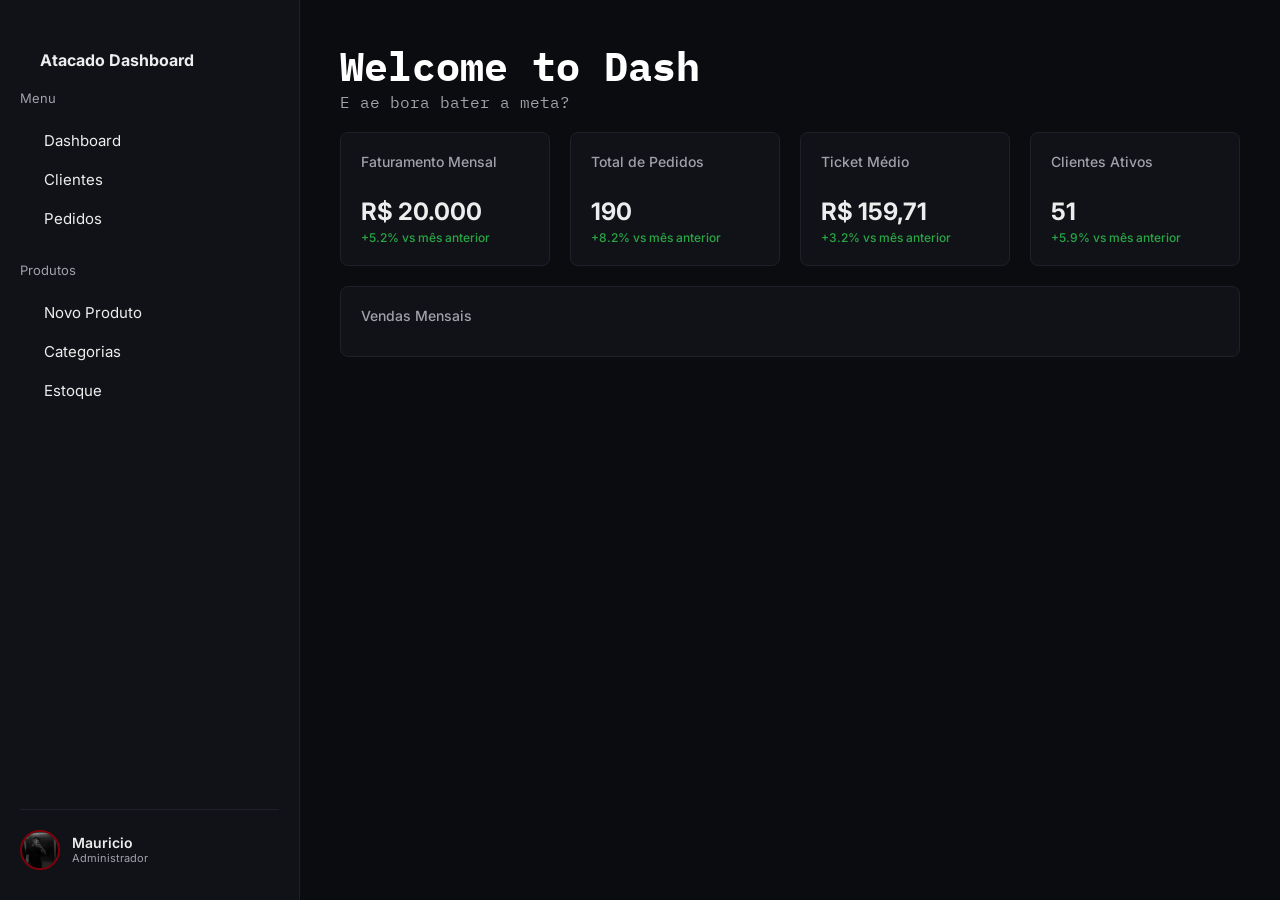
<file: index.html>
<!DOCTYPE html>
<html lang="pt-br">
<head>
    <meta charset="UTF-8">
    <meta name="viewport" content="width=device-width, initial-scale=1.0">
    
  <link rel='stylesheet' href='https://cdn-uicons.flaticon.com/2.1.0/uicons-regular-rounded/css/uicons-regular-rounded.css'>
    
    <link rel="stylesheet" href="/css/global.css">
    <link rel="stylesheet" href="/css/sidebar.css">
    <link rel="stylesheet" href="/css/dashboard.css">

    <script src="/js/main.js" defer></script>
    <title>Dashboard</title>
    
</head>
<body>
    <aside class="menu" id="sidebar-container">
        <div class="Logoo">
        <h1 class="Logo">Atacado Dashboard</h1>
        </div>
        <nav>
            <h3>Menu</h3>
            <ul>
            <li><a href="/index.html" target="_self"><i class="fi fi-rr-apps"></i>Dashboard</a></li>
            <li><a href="/pages/Clientes.html" target="_self"><i class="fi fi-rr-users"></i>Clientes</a></li>
            <li><a href="/pages/Pedidos.html" target="_self"><i class="fi fi-rr-shopping-cart">
            </i>Pedidos</a></li>
            </ul>
        </nav>
        <nav>
            <h3>Produtos</h3>
            <ul>
                <li><a href="/pages/Novo Produto.html" target="_self"><i class="fi fi-rr-add"></i>Novo Produto</a></li>
                <li><a href="/pages/Categorias.html" target="_self"><i class="fi fi-rr-book-open-cover"></i>Categorias</a></li>
                <li><a href="/pages/Estoque.html" target="_self"><i class="fi fi-rr-home-location-alt"></i>Estoque</a></li>
            </ul>
        </nav>
    </aside>
    
   <main>
        <header>
            <h2 class="title">Welcome to Dash</h2>
            <span>
                <p class="subtitle">E ae bora bater a meta?</p>
            </span>
        </header>

        <section class="cards-grid">
            <article class="card">
                <div class="card-header">
                    <span class="card-title">Faturamento Mensal</span>
                    <i class="fi fi-rr-dollar card-icon"></i>
                </div> <div class="card-body">
                    <span class="card-value">R$ 20.000</span>
                    <span class="card-status">+5.2% vs mês anterior</span>
                </div> </article> 
            
            <article class="card">
                <div class="card-header">
                    <span class="card-title">Total de Pedidos</span>
                    <i class="fi fi-rr-shopping-cart card-icon"></i>
                </div>
                <div class="card-body">
                    <span class="card-value">190</span>
                    <span class="card-status">+8.2% vs mês anterior</span> 
                </div>
            </article> 

            <article class="card">
                <div class="card-header">
                    <span class="card-title">Ticket Médio</span>
                    <i class="fi fi-rr-up card-icon"></i>
                </div>
                <div class="card-body">
                    <span class="card-value">R$ 159,71</span>
                    <span class="card-status">+3.2% vs mês anterior</span>
                </div>
            </article>  

            <article class="card">
                <div class="card-header">
                    <span class="card-title">Clientes Ativos</span>
                    <i class="fi fi-rr-users card-icon"></i>
                </div>
                <div class="card-body">
                    <span class="card-value">51</span>
                    <span class="card-status">+5.9% vs mês anterior</span>
                </div>
            </article>
        </section>
         
        <section class="card-grafico">
            <div class="card-header">
                <span class="card-title">Vendas Mensais</span>
                <i class="fi fi-rr-chart-bar card-icon"></i>
            </div>
            </section>
    </main>
</body>
</html>
</file>
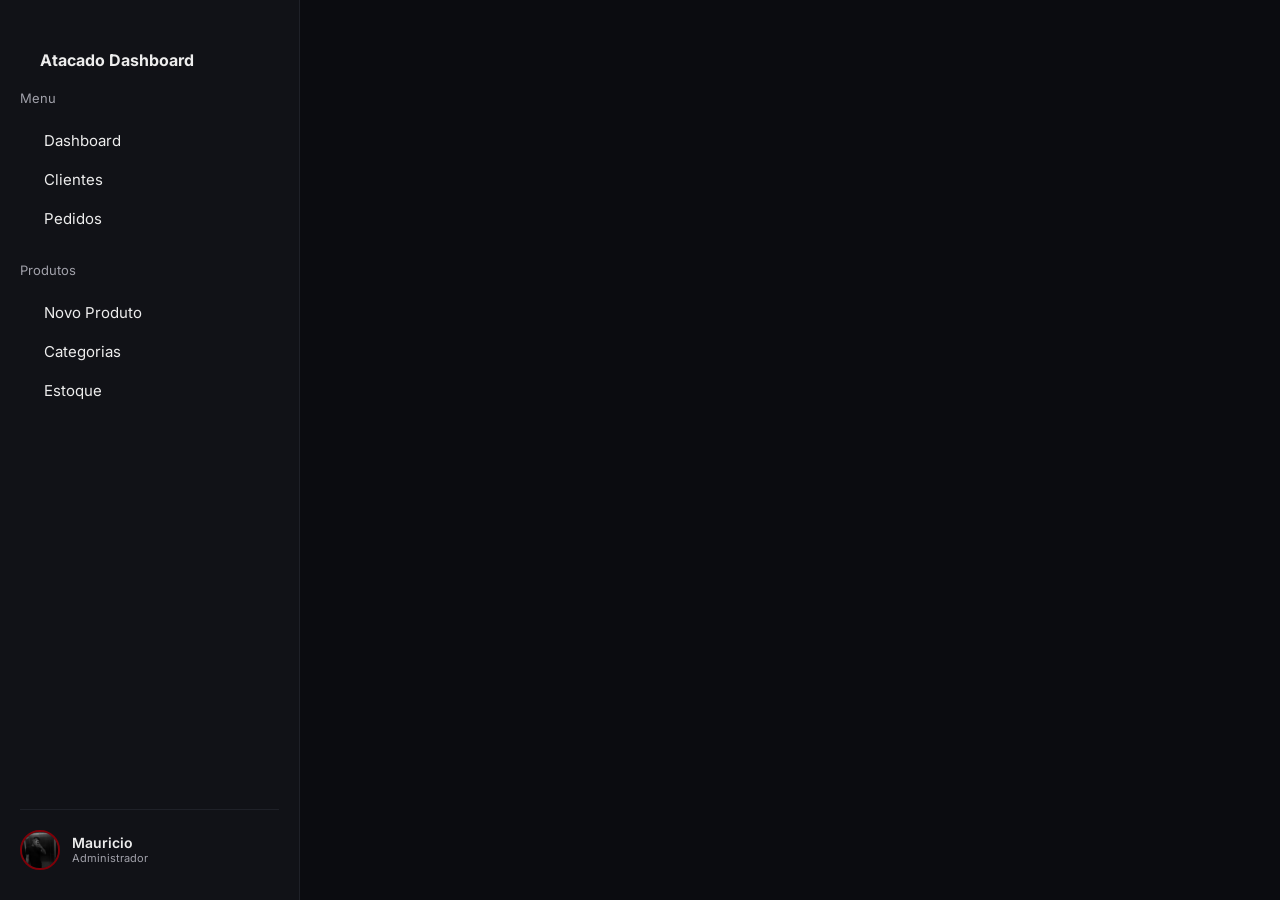
<file: pages/Categorias.html>
<!DOCTYPE html>
<html lang="pt-br">
<head>
    <meta charset="UTF-8">
    <meta name="viewport" content="width=device-width, initial-scale=1.0">
    <title>Categorias | Atacado Dashboard</title>
    <link rel='stylesheet' href='https://cdn-uicons.flaticon.com/2.1.0/uicons-regular-rounded/css/uicons-regular-rounded.css'>
    <link rel="stylesheet" href="/css/global.css">
    <link rel="stylesheet" href="/css/sidebar.css">
    <link rel="stylesheet" href="/css/dashboard.css">
</head>
<body>
    <aside id="sidebar-container" class="menu"></aside>

    <main>
        </main>

    <script src="/js/main.js"></script>
</body>
</html>
</file>
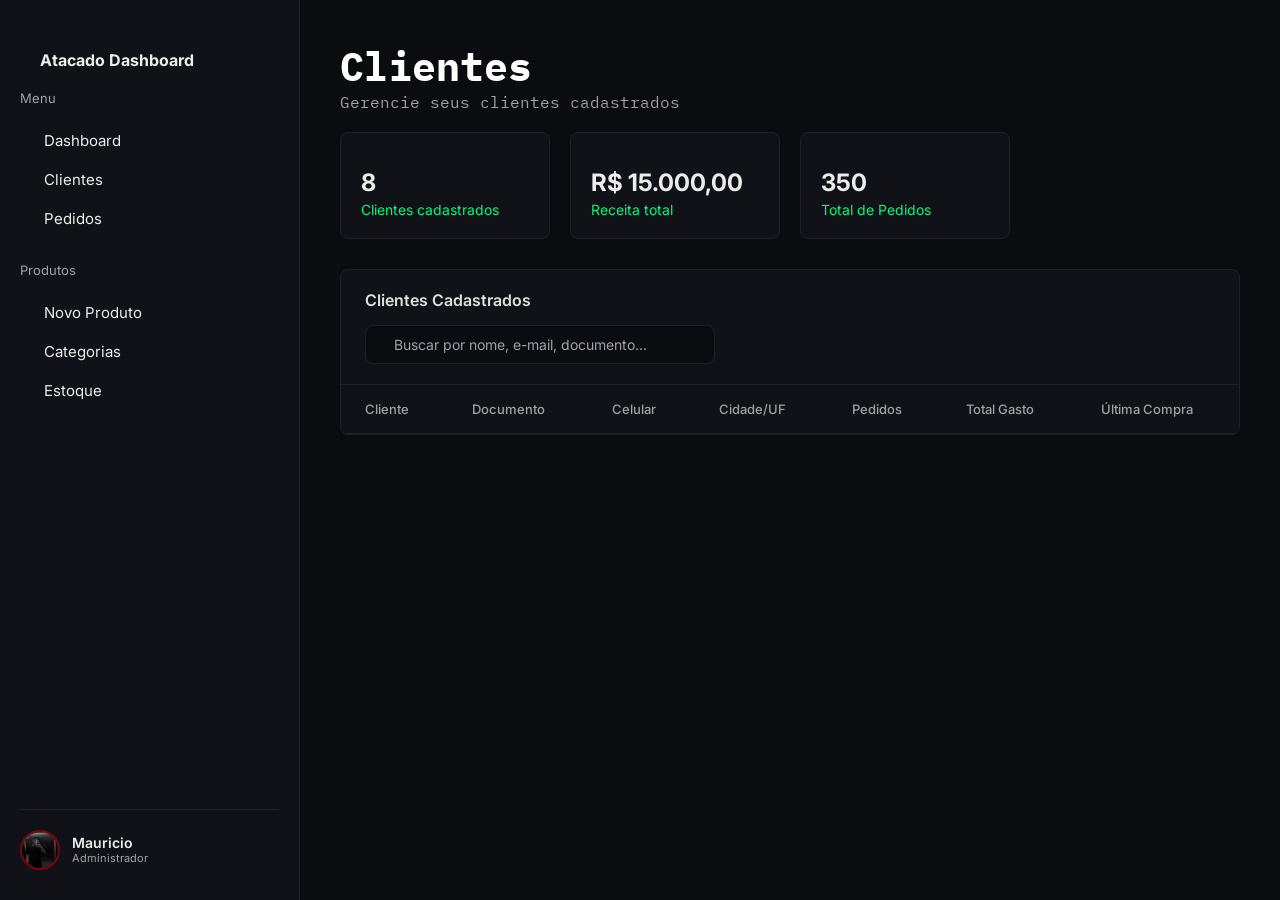
<file: pages/Clientes.html>
<!DOCTYPE html>
<html lang="pt-br">
<head>
    <meta charset="UTF-8">
    <meta name="viewport" content="width=device-width, initial-scale=1.0">
    <title> Clientes | Atacado Dashboard</title>
    <link rel='stylesheet' href='https://cdn-uicons.flaticon.com/2.1.0/uicons-regular-rounded/css/uicons-regular-rounded.css'>
    <link rel="stylesheet" href="/css/global.css">
    <link rel="stylesheet" href="/css/sidebar.css">
    <link rel="stylesheet" href="/css/dashboard.css">
    <link rel="stylesheet" href="/css/tabelas.css">
</head>
<body>
    <aside id="sidebar-container" class="menu"></aside>
    <main>
        <header>
            <h1 class="title">Clientes</h1>
            <p class="subtitle">Gerencie seus clientes cadastrados</p>
        </header>
        <section class="cards-grid">
            <article class="card">
                
                    <i class="fi fi-rr-users card-icon"></i>
                    <div class="card-body">
                        <span class="card-value">8</span>
                        <span class="card-description">Clientes cadastrados</span>
                    </div>
                
            </article>

            <article class="card">
                    <i class="fi fi-rr-dollar card-icon"></i>
                    <div class="card-body">
                        <span class="card-value">R$ 15.000,00</span>
                        <span class="card-description">Receita total</span>
                </div>
            </article>

             <article class="card">
            <i class="fi fi-rr-shopping-cart card-icon"></i>
            <div class="card-body">
                <span class="card-value">350</span>
                <span class="card-description">Total de Pedidos</span>
            </div>
        </article>

        </section>
       <div class="table-container">
    <div class="table-header" style="border-bottom: none; padding-bottom: 15px;">
        Clientes Cadastrados
    </div>
    
    <div class="table-actions">
        <div class="search-box">
            <i class="fi fi-rr-search"></i>
            <input type="text" placeholder="Buscar por nome, e-mail, documento...">
        </div>
        
        </div>
    <table>
        <thead>
            <table>
                <thead>
                    <tr>
                        <th>Cliente</th>
                        <th>Documento</th>
                        <th>Celular</th>
                        <th>Cidade/UF</th>
                        <th>Pedidos</th>
                        <th>Total Gasto</th>
                        <th>Última Compra</th>
                       
                    </tr>
                </thead>
            </table>
        </div>

    </main>

   

    <script src="/js/main.js"></script>
</body>
</html>
</file>
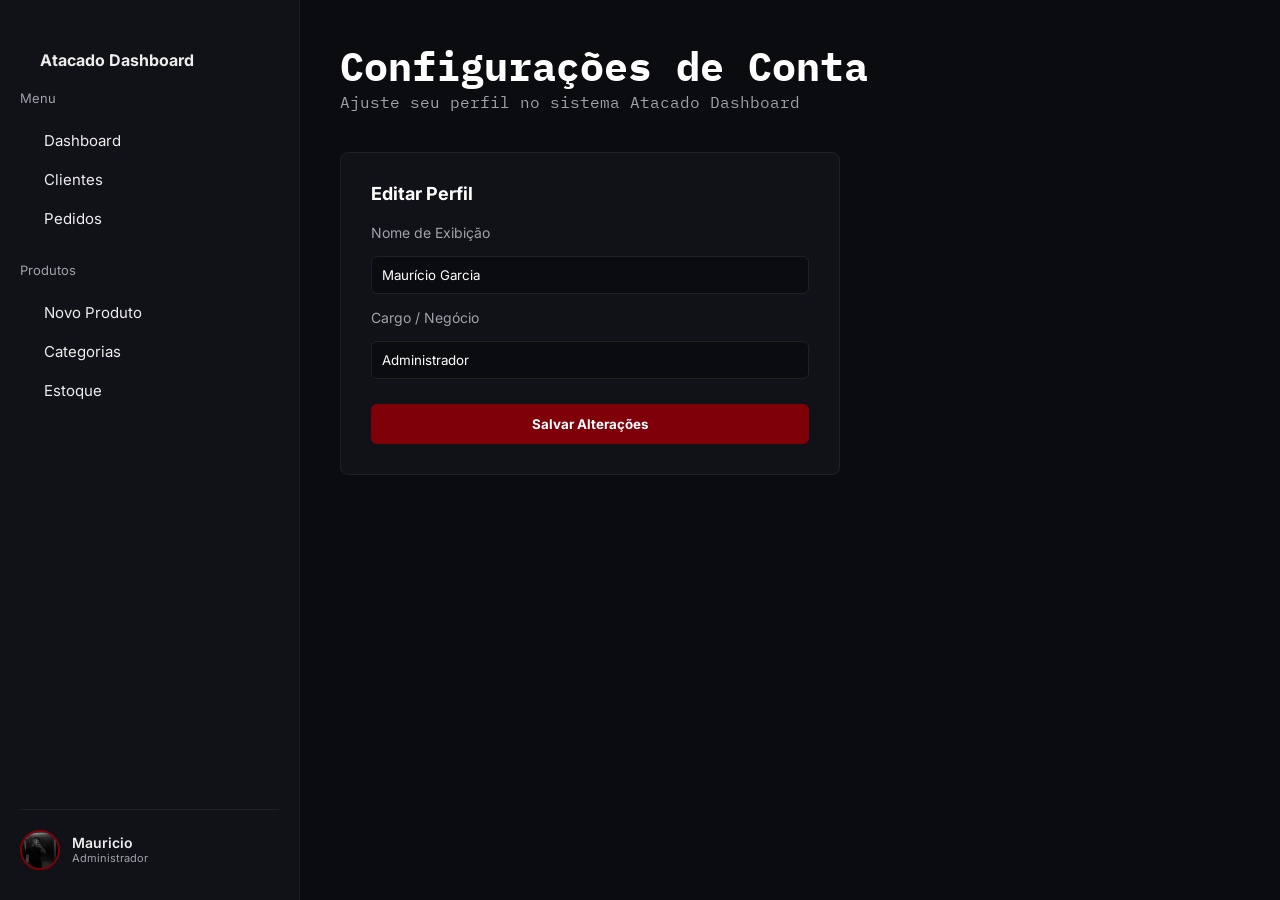
<file: pages/Configuracoes.html>
<!DOCTYPE html>
<html lang="pt-br">
<head>
    <meta charset="UTF-8">
    <meta name="viewport" content="width=device-width, initial-scale=1.0">
    <title>Configurações | O Brabo</title>
    <link rel='stylesheet' href='https://cdn-uicons.flaticon.com/2.1.0/uicons-regular-rounded/css/uicons-regular-rounded.css'>
    
    <link rel="stylesheet" href="/css/global.css">
    <link rel="stylesheet" href="/css/sidebar.css">
</head>
<body>

    <aside id="sidebar-container" class="menu"></aside>

    <main>
        <header>
            <h1 class="title">Configurações de Conta</h1>
            <p class="subtitle">Ajuste seu perfil no sistema Atacado Dashboard</p>
        </header>

        <div style="margin-top: 40px; background-color: #111217; padding: 30px; border-radius: 8px; border: 1px solid #1f2128; width: 500px;">
            <h2 style="font-size: 18px; margin-bottom: 20px;">Editar Perfil</h2>
            
            <form id="perfil-form" style="display: flex; flex-direction: column; gap: 15px;">
                <label style="color: #a1a1aa; font-size: 14px;">Nome de Exibição</label>
                <input type="text" value="Maurício Garcia" style="padding: 10px; border-radius: 6px; border: 1px solid #1f2128; background: #0b0c10; color: white;">

                <label style="color: #a1a1aa; font-size: 14px;">Cargo / Negócio</label>
                <input type="text" value="Administrador" style="padding: 10px; border-radius: 6px; border: 1px solid #1f2128; background: #0b0c10; color: white;">

                <button type="submit" style="background-color: #7F0008; color: white; border: none; padding: 12px; border-radius: 6px; cursor: pointer; font-weight: bold; margin-top: 10px;">Salvar Alterações</button>
            </form>
        </div>
    </main>

    <script src="/js/main.js"></script>
</body>
</html>
</file>
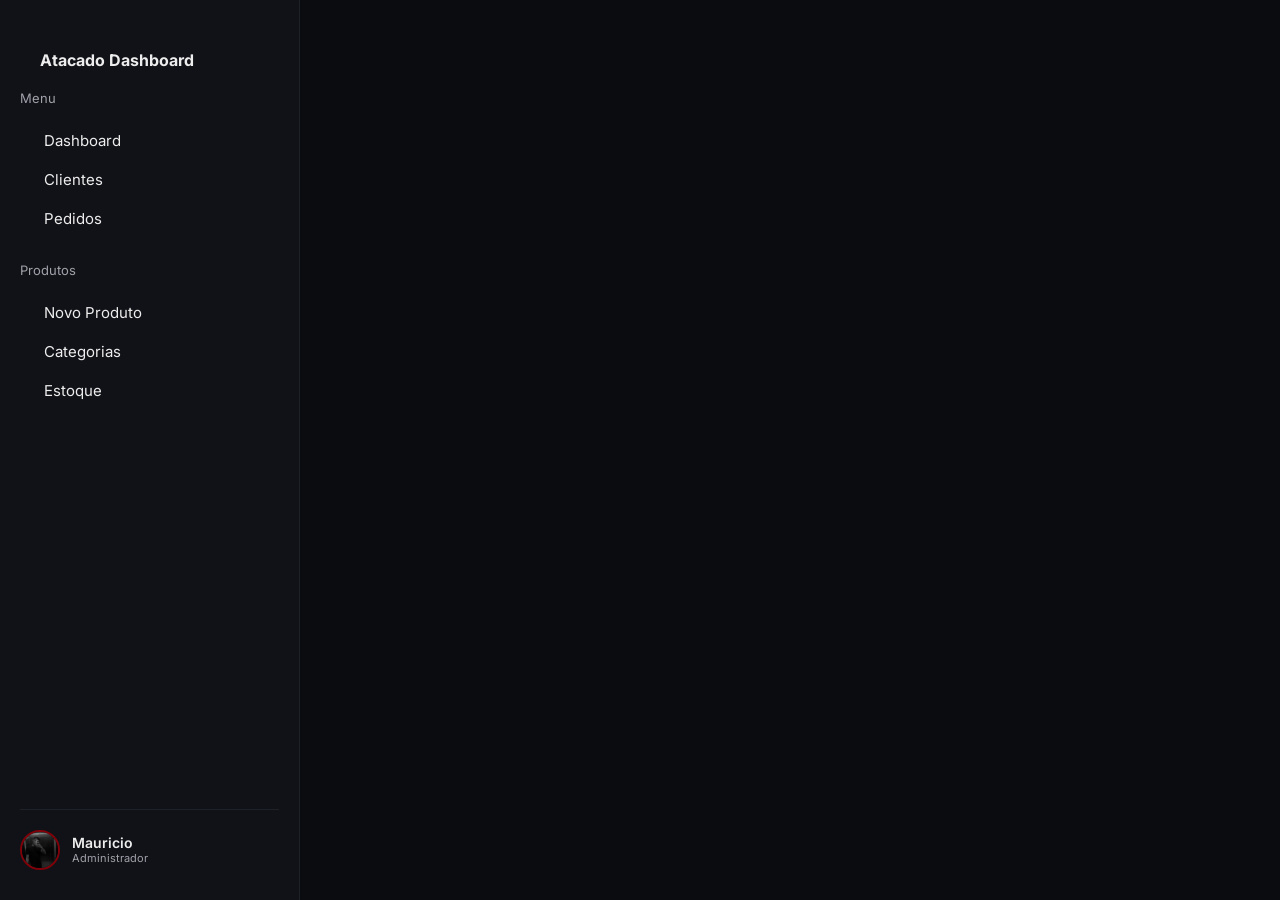
<file: pages/Estoque.html>
<!DOCTYPE html>
<html lang="pt-br">
<head>
    <meta charset="UTF-8">
    <meta name="viewport" content="width=device-width, initial-scale=1.0">
    <title>Estoque | Atacado Dashboard</title>
    <link rel='stylesheet' href='https://cdn-uicons.flaticon.com/2.1.0/uicons-regular-rounded/css/uicons-regular-rounded.css'>
    <link rel="stylesheet" href="/css/global.css">
    <link rel="stylesheet" href="/css/sidebar.css">
    <link rel="stylesheet" href="/css/dashboard.css">
</head>
<body>
    <aside id="sidebar-container" class="menu"></aside>

    <main>
        </main>

    <script src="/js/main.js"></script>
</body>
</html>
</file>
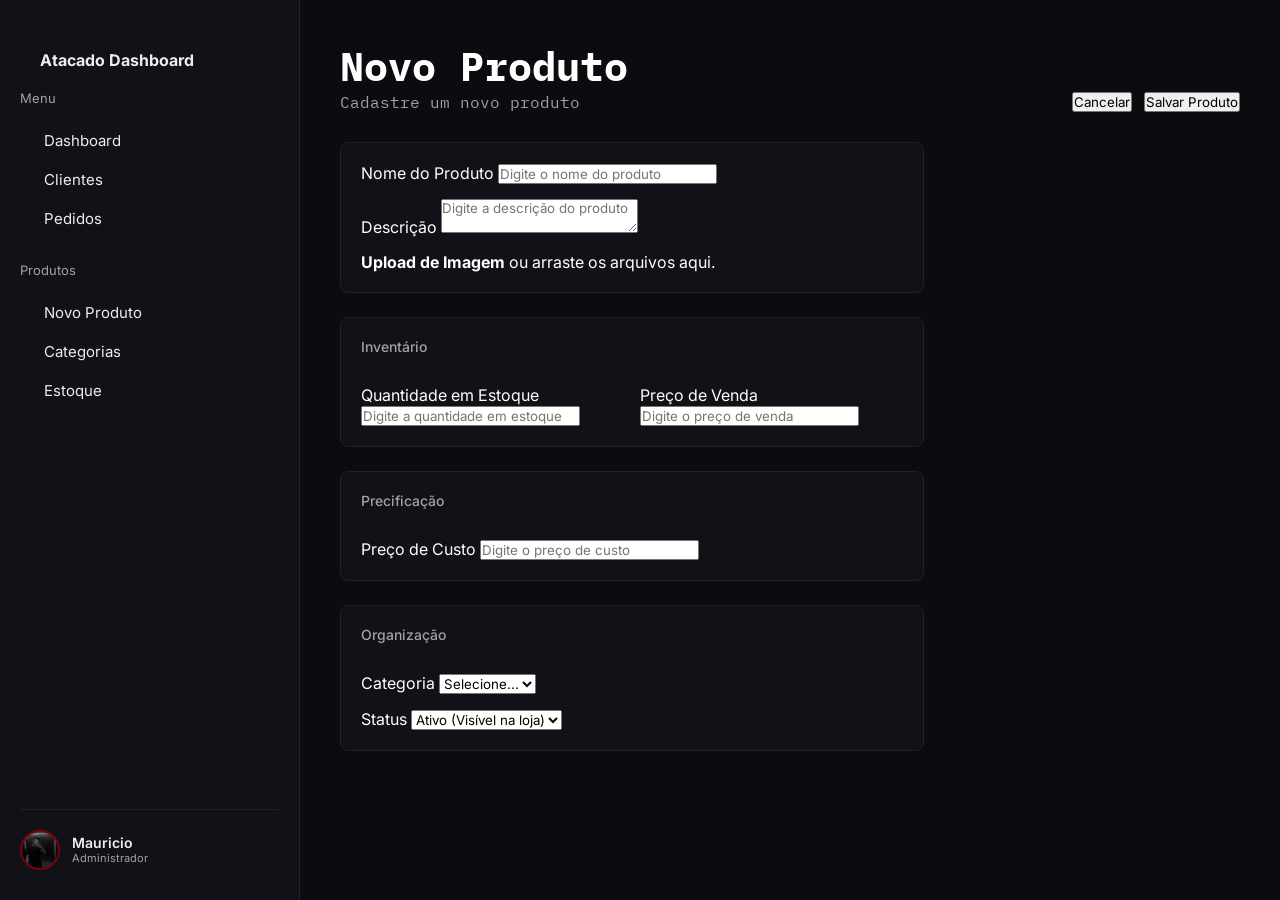
<file: pages/NovoProduto.html>
<!DOCTYPE html>
<html lang="pt-br">
<head>
    <meta charset="UTF-8">
    <meta name="viewport" content="width=device-width, initial-scale=1.0">
    <title> Novo Produto | Atacado Dashboard</title>
    <link rel='stylesheet' href='https://cdn-uicons.flaticon.com/2.1.0/uicons-regular-rounded/css/uicons-regular-rounded.css'>
     <link rel="stylesheet" href="/css/global.css">
    <link rel="stylesheet" href="/css/sidebar.css">
    <link rel="stylesheet" href="/css/dashboard.css">
</head>
<body>
    <aside id="sidebar-container" class="menu"></aside>

    <main>
        <header style="display: flex; justify-content: space-between; align-items: flex-end; margin-bottom: 30px;">
           <div>
                <h1 class="title">Novo Produto</h1>
                <p class="subtitle">Cadastre um novo produto</p>
           </div> 
           <div style="display: flex; gap:12px;">
                <button class="btn-secondary">Cancelar</button>
                <button class="btn-primary"> <i class="fi fi-rr-disk"></i> Salvar Produto</button>
           </div>
        </header>
        <form id="product-form" style="display: grid; grid-template-columns: 2fr 1fr; gap: 24px;">
            <div style="display: flex; flex-direction: column; gap: 24px;">
                <div class="card">
                    <div class="form-group">
                        <label>Nome do Produto</label>
                        <input type="text" placeholder="Digite o nome do produto">
                    </div>
                    <div class="form-group">
                        <label>Descrição</label>
                        <textarea placeholder="Digite a descrição do produto"></textarea>
                    </div>
                    <div class="upload-area"><i class="fi fi-rr-picture"></i>
                    <p><strong>Upload de Imagem</strong> ou arraste os arquivos aqui.</p>
                    </div>
                </div>
                <div class="card">
                    <span class="card-title" style="margin-bottom: 15px; display: block;">Inventário</span>
                    <div style="display: grid; grid-template-columns: 1fr 1fr; gap: 16px;">
                        <div class="form-group">
                            <label>Quantidade em Estoque</label>
                            <input type="number" placeholder="Digite a quantidade em estoque">
                        </div>
                        <div class="form-group">
                            <label>Preço de Venda</label>
                            <input type="number" placeholder="Digite o preço de venda" step="0.01">
                        </div>
                    </div>
                </div>
                <div class="card">
                    <span class="card-title" style="margin-bottom: 15px; display: block;">Precificação</span>
                    <div class="form-group">
                        <label>Preço de Custo</label>
                        <input type="number" placeholder="Digite o preço de custo" step="0.01">
                    </div>
                </div>
                 <div class="card">
                    <span class="card-title" style="margin-bottom: 15px; display: block;">Organização</span>
                    <div class="form-group">
                        <label>Categoria</label>
                        <select class="form-control">
                            <option>Selecione...</option>
                            <option>Camisetas</option>
                            <option>Calças</option>
                            <option>Acessórios</option>
                        </select>
                    </div>
                    <div class="form-group" style="margin-bottom: 0;">
                        <label>Status</label>
                        <select class="form-control">
                            <option>Ativo (Visível na loja)</option>
                            <option>Rascunho</option>
                        </select>
                    </div>


            </div>
        </form>
    </main>

    <script src="/js/main.js"></script>
</body>
</html>
</file>
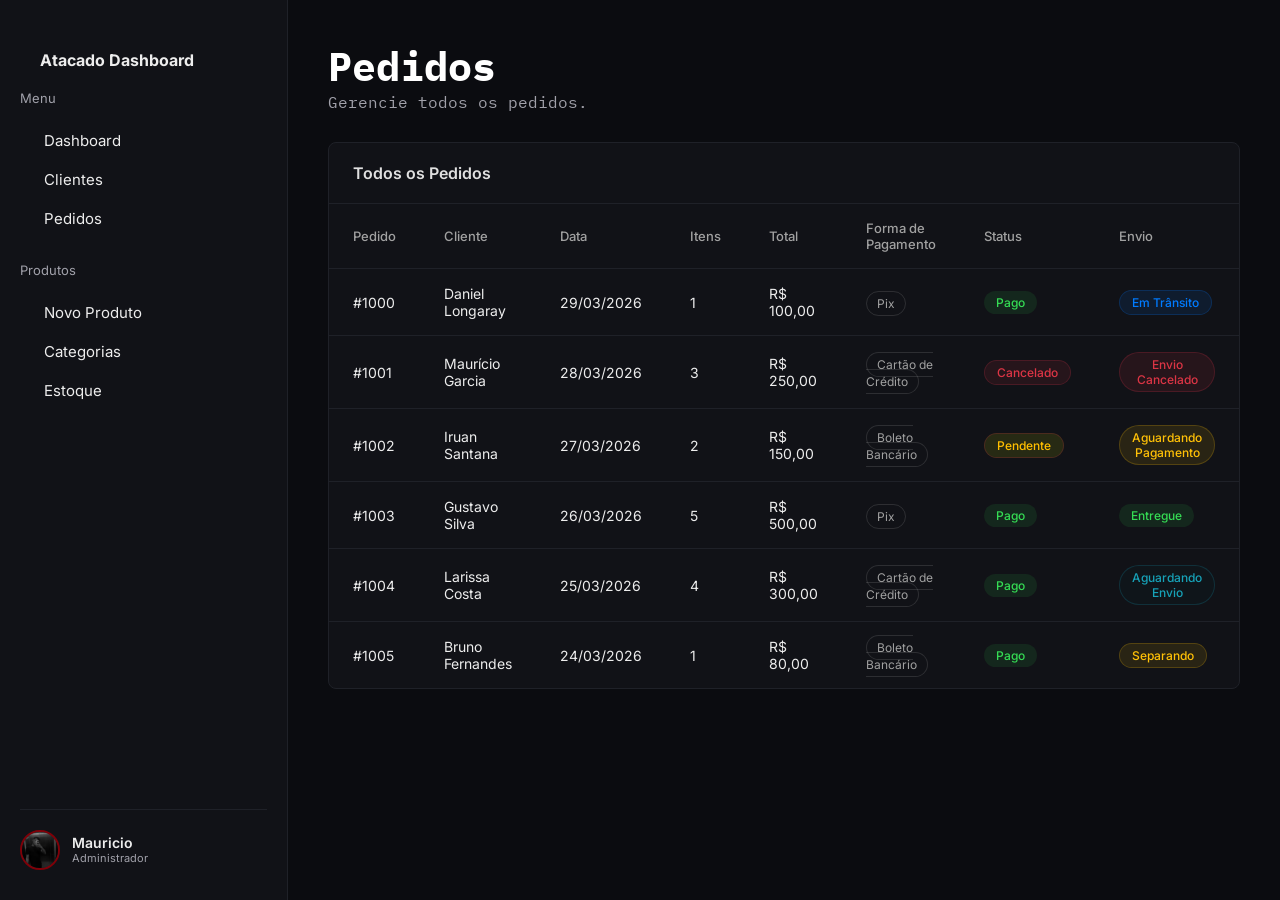
<file: pages/Pedidos.html>
<!DOCTYPE html>
<html lang="pt-br">
<head>
    <meta charset="UTF-8">
    <meta name="viewport" content="width=device-width, initial-scale=1.0">
    <title>Pedidos | Atacado Dashboard</title>
    
    <link rel="stylesheet" href="/css/global.css">
    <link rel="stylesheet" href="/css/sidebar.css">
    <link rel="stylesheet" href="/css/dashboard.css">
    <link rel="stylesheet" href="/css/tabelas.css">
  
 
    <link rel='stylesheet' href='https://cdn-uicons.flaticon.com/2.1.0/uicons-regular-rounded/css/uicons-regular-rounded.css'>
</head>
<body>

    <aside id="sidebar-container" class="menu"></aside>

    <main>
        <header>
            <h1 class="title">Pedidos</h1>
            <p class="subtitle">Gerencie todos os pedidos.</p>
        </header>
        <div class="table-container">
            <div class="table-header">
                Todos os Pedidos
            </div>
            <table>
                <thead>
                    <tr>
                        <th>Pedido</th>
                        <th>Cliente</th>
                        <th>Data</th>
                        <th>Itens</th>
                        <th>Total</th>
                        <th>Forma de Pagamento</th>
                        <th>Status</th>
                        <th>Envio</th>
                    </tr>
                </thead>
                <tbody>
                    <tr>
                        <td>#1000</td>
                        <td>Daniel Longaray</td>
                        <td>29/03/2026</td>
                        <td>1</td>
                        <td>R$ 100,00</td>
                        <td><span class="tag-pagamento">Pix</span></td>
                        <td> <span class="status-badge status-pago">Pago</span></td>
                        <td><span class="status-badge status-em-transito">Em Trânsito</span></td>
                    </tr>
                    <tr>
                        <td>#1001</td>
                        <td>Maurício Garcia</td>
                        <td>28/03/2026</td>
                        <td>3</td>
                        <td>R$ 250,00</td>
                        <td><span class="tag-pagamento">Cartão de Crédito</span></td>
                        <td> <span class="status-badge status-cancelado">Cancelado</span></td>
                        <td><span class="status-badge status-envio-cancelado">Envio Cancelado</span></td>
                    </tr>
                    <tr>
                        <td>#1002</td>
                        <td>Iruan Santana</td>
                        <td>27/03/2026</td>
                        <td>2</td>
                        <td>R$ 150,00</td>
                        <td><span class="tag-pagamento">Boleto Bancário</span></td>
                        <td> <span class="status-badge status-pendente">Pendente</span></td>
                        <td><span class="status-badge status-aguardando-pagamento">Aguardando Pagamento</span></td>
                    </tr>
                    <tr>
                        <td>#1003</td>
                        <td>Gustavo Silva</td>
                        <td>26/03/2026</td>
                        <td>5</td>
                        <td>R$ 500,00</td>
                        <td><span class="tag-pagamento">Pix</span></td>
                        <td> <span class="status-badge status-pago">Pago</span></td>
                        <td><span class="status-badge status-entregue">Entregue</span></td>
                    </tr>
                    <tr>
                        <td>#1004</td>
                        <td>Larissa Costa</td>
                        <td>25/03/2026</td>
                        <td>4</td>
                        <td>R$ 300,00</td>
                        <td><span class="tag-pagamento">Cartão de Crédito</span></td>
                        <td> <span class="status-badge status-pago">Pago</span></td>
                        <td><span class="status-badge status-aguardando-envio">Aguardando Envio</span></td>
                    </tr>
                    <tr>
                        <td>#1005</td>
                        <td>Bruno Fernandes</td>
                        <td>24/03/2026</td>
                        <td>1</td>
                        <td>R$ 80,00</td>
                        <td><span class="tag-pagamento">Boleto Bancário</span></td>
                        <td> <span class="status-badge status-pago">Pago</span></td>
                        <td><span class="status-badge status-separando">Separando</span></td>
                    </tr>
                </tbody>
            </table>
        </div>
       
        </main>

    <script src="/js/main.js"></script>
</body>
</html>
</file>
<file: css/global.css>
/* =========================================
   1. GLOBAL STYLES & RESETS
   ========================================= */
@import url('https://fonts.googleapis.com/css2?family=IBM+Plex+Mono:ital,wght@0,100;0,200;0,300;0,400;0,500;0,600;0,700;1,100;1,200;1,300;1,400;1,500;1,600;1,700&family=Inter:ital,opsz,wght@0,14..32,100..900;1,14..32,100..900&display=swap');

:root {
  /* Paleta de Cores (Corrigido ##0D0D0D) */
  --cor-primaria: #7F0008;
  --cor-secundaria: #0D0D0D; 
  --cor-fundo: #404040;
  --cor-texto: #EDEDED;
  --cor-destaque: #28a745;
  --espacamento-padrao: 16px;
}

* {
  margin: 0;
  padding: 0;
  box-sizing: border-box;
  font-family: 'Inter', sans-serif, monospace;
}

body {
  display: flex;
  min-height: 100vh;
  background-color: #0b0c10;
  color: #ffffff;
}

main {
  flex: 1;
  padding: 40px;
}

.Logo {
  font-size: 16px;
  font-weight: bold;
  color: #EDEDED;
  padding: 20px;
}

.title {
  font-family: 'IBM PLex Mono', sans-serif, monospace;
  font-weight: 700;
  font-size: 40px;
}

.subtitle {
  font-family: 'IBM Plex Mono', sans-serif, monospace;
  color: #a1a1aa;
  font-weight: 400;
  font-size: 16px;
}

/* Regra global perigosa mantida sob controle nos perfis */
img {
  width: 100px;
  height: auto;
  display: block;
  margin-bottom: 40px;
}

/* =========================================
   2. SIDEBAR (MENU LATERAL)
   ========================================= */
aside.menu {
  width: 300px;
  display: flex;
  flex-direction: column;
  height: 100vh;
  padding: 30px 20px;
  background-color: #111217;
  border-right: 1px solid #1f2128;
}

.sidebar-wrapper {
  display: flex;
  flex-direction: column;
  justify-content: space-between;
  height: 100%;
}

aside ul { list-style: none; margin-bottom: 24px; }
aside h3 { font-size: small; font-weight: 400; color: #a1a1aa; margin-bottom: 15px; }

aside a {
  text-decoration: none;
  color: #EDEDED;
  font-size: 15px;
  display: flex;
  padding: 10px 12px;
  border-radius: 6px;
  transition: all 0.2s;
  gap: 12px;
  align-items: center;
}

aside a i { color: #7F0008; font-size: 18px; }
li:hover a { background-color: #1f2128; color: white; }

/* =========================================
   3. PERFIL DO USUÁRIO (RODAPÉ DO MENU)
   - TRAVA DE SEGURANÇA APLICADA AQUI -
   ========================================= */
.user-profile {
  display: flex;
  flex-direction: row; 
  align-items: center;
  justify-content: space-between; 
  padding-top: 20px;
  border-top: 1px solid #1f2128;
  width: 100%;
  margin-top: auto;
  flex-wrap: nowrap !important; 
}

.user-info {
  display: flex;
  flex-direction: row; 
  align-items: center;
  gap: 12px;
  min-width: 0; 
}

.avatar-wrapper {
  display: FLEX;
  flex-shrink: 0; 
}

.user-avatar {
 width: 40px !important;
 height: 40px !important;
 margin: 0 !important;
 display: block !important;
 border-radius: 50%;
 border: 2px solid #7F0008;
 object-fit: cover;
 background-color: #1f2128;
}
.user-info img.user-avatar {
  width: 40px !important;
  height: 40px !important;
  margin: 0 !important; 
  display: block !important;
  border-radius: 50%;
  border: 2px solid #7F0008;
  object-fit: cover;
  background-color: #1f2128;
  flex-shrink: 0; /* Impede a imagem de amassar */
}

.user-text {
  display: flex;
  flex-direction: column; /* Nome em cima, Cargo embaixo */
  justify-content: center;
}

.user-name {
  font-size: 14px;
  font-weight: 600;
  color: #EDEDED;
  line-height: 1.2;
  white-space: nowrap;
  overflow: hidden;
  text-overflow: ellipsis;
}

.user-role {
  font-size: 11px;
  color: #a1a1aa;
}


aside a.settings-icon {
  padding: 5px !important;
  background: transparent !important;
  display: flex;
  align-items: center;
  justify-content: center;
}

aside a.settings-icon i {
  color: #a1a1aa;
  font-size: 18px;
  transition: all 0.2s;
}

aside a.settings-icon:hover i { color: #ef4444; }

/* =========================================
   4. MAIN CONTENT & CARDS
   ========================================= */
.cards-grid {
  display: grid;
  grid-template-columns: repeat(4, 1fr);
  gap: 20px;
  margin-top: 20px;
}

.card {
  background-color: #111217;
  border: 1px solid #1f2128;
  border-radius: 8px;
  padding: 20px;
  display: flex;
  flex-direction: column;
  gap: 15px;
}

.card-header {
  display: flex;
  align-items: center;
  justify-content: space-between;
  padding-bottom: 12px;
}

.card-title { font-size: 14px; color: #a1a1aa; font-weight: 500; }
.card-icon { color: #7F0008; font-size: 16px; }
.card-body { display: flex; flex-direction: column; gap: 4px; }
.card-value { font-size: 24px; color: #EDEDED; font-weight: bold; }
.card-status { font-size: 12px; color: #28a745; font-weight: 500; }

.card-grafico {
  background-color: #111217;
  border: 1px solid #1f2128;
  border-radius: 8px;
  padding: 20px;
  margin-top: 20px;
}
</file>
<file: css/sidebar.css>
/* =========================================
   /css/sidebar.css
   ========================================= */
aside.menu {
  width: 300px;
  display: flex;
  flex-direction: column;
  height: 100vh;
  padding: 30px 20px;
  background-color: #111217;
  border-right: 1px solid #1f2128;
}

.sidebar-wrapper {
  display: flex;
  flex-direction: column;
  justify-content: space-between;
  height: 100%;
}

aside ul { list-style: none; margin-bottom: 24px; }
aside h3 { font-size: small; font-weight: 400; color: #a1a1aa; margin-bottom: 15px; }

aside a {
  text-decoration: none;
  color: #EDEDED;
  font-size: 15px;
  display: flex;
  padding: 10px 12px;
  border-radius: 6px;
  transition: all 0.2s;
  gap: 12px;
  align-items: center;
}

aside a i { color: #7F0008; font-size: 18px; }
li:hover a { background-color: #1f2128; color: white; }

/* -----------------------------------------
   PERFIL DO USUÁRIO - O ALINHAMENTO DEFINITIVO
   ----------------------------------------- */
.user-profile {
  display: flex;
  flex-direction: row;
  align-items: center;
  justify-content: space-between; 
  padding-top: 20px;
  border-top: 1px solid #1f2128;
  width: 100%;
  margin-top: auto;
  flex-wrap: nowrap; /
}

.user-info {
  display: flex;
  flex-direction: row;
  align-items: center;
  gap: 12px;
  min-width: 0; 
}

.user-info img.user-avatar {
  width: 40px !important;
  height: 40px !important;
  margin: 0 !important; 
  display: block !important;
  border-radius: 50%;
  border: 2px solid #7F0008;
  object-fit: cover;
  background-color: #1f2128;
  flex-shrink: 0; 
}

.user-text {
  display: flex;
  flex-direction: column;
  justify-content: center;
  overflow: hidden;
}

.user-name {
  font-size: 14px;
  font-weight: 600;
  color: #EDEDED;
  line-height: 1.2;
  white-space: nowrap;
  overflow: hidden;
  text-overflow: ellipsis; 
}
.user-role {
  font-size: 11px;
  color: #a1a1aa;
  white-space: nowrap;
}

aside a.settings-icon {
  padding: 5px !important;
  background: transparent !important;
  width: fit-content;
  display: flex;
  justify-content: center;
}

aside a.settings-icon i {
  color: #a1a1aa;
  font-size: 18px;
  transition: all 0.2s;
}

aside a.settings-icon:hover i { color: #ef4444; }
</file>
<file: css/dashboard.css>
/* =========================================
   /css/dashboard.css
   ========================================= */
.cards-grid {
  display: grid;
  grid-template-columns: repeat(4, 1fr);
  gap: 20px;
  margin-top: 20px;
}

.card {
  background-color: #111217;
  border: 1px solid #1f2128;
  border-radius: 8px;
  padding: 20px;
  display: flex;
  flex-direction: column;
  gap: 15px;
}

.card-header {
  display: flex;
  align-items: center;
  justify-content: space-between;
  padding-bottom: 12px;
}

.card-title { font-size: 14px; color: #a1a1aa; font-weight: 500; }
.card-icon { color: #7F0008; font-size: 16px; }
.card-body { display: flex; flex-direction: column; gap: 4px; }
.card-value { font-size: 24px; color: #EDEDED; font-weight: bold; }
.card-status { font-size: 12px; color: #28a745; font-weight: 500; }

.card-grafico {
  background-color: #111217;
  border: 1px solid #1f2128;
  border-radius: 8px;
  padding: 20px;
  margin-top: 20px;
}
</file>
<file: css/tabelas.css>
.table-container {
    background-color: #111217;
    border: 1px solid #1f2128;
    border-radius: 8px;
    margin-top: 30px;
    width: 100%;
    overflow-x: auto;
}
   
.table-header {
    padding: 20px 24px;
    border-bottom: 1px solid #1f2128;
    font-size: 16px;
    font-weight: 600;
    color: #e0e0e0;
}

table {
    width: 100%;
    border-collapse: collapse;
    text-align: left;
}

th, td {
    padding: 16px 24px;
    border-bottom: 1px solid #1f2128;
    color: #e0e0e0;
}

th {
    color: #a1a1a1;
    font-size: 13px;
    font-weight: 500;
}

td {
    color: #ededed;
    font-size: 14px;
    
}

tr:last-child td {
    border-bottom: none;
}

.card-icon { color: #7F0008; font-size: 16px; }
.card-description { font-size: 14px; color: #00f87c; font-weight: 400; }

.status-badge {
    padding: 4px 12px;
    border-radius: 20px;
    font-size: 12px;
    font-weight: 500;
    display: inline-block;
    text-align: center;
}

.status-pago {
    background-color: rgba(53, 220, 84, 0.1);
    color: #35dc54;
    border: 1px solid rgba (220, 53, 69, 0.2); 
}

.status-pendente {
    background-color: rgba(230, 251, 0, 0.1);
    color: #ffbf00;
    border: 1px solid rgba(220, 53, 69, 0.2);
}

.status-cancelado {
    background-color: rgba(220, 53, 69, 0.1);
    color: #dc3545;
    border: 1px solid rgba(220, 53, 69, 0.2);
}

.status-aguardando-pagamento {
    background-color: rgba(255, 193, 7, 0.1);
    color: #ffc107;
    border: 1px solid rgba(255, 193, 7, 0.2);
}
.status-aguardando-envio {
    background-color: rgba(0, 55, 63, 0.1);
    color: #17a2b8;
    border: 1px solid rgba(23, 162, 184, 0.2);
}

.status-em-transito {
    background-color: rgba(0, 123, 255, 0.1);
    color: #007bff;
    border: 1px solid rgba(0, 123, 255, 0.2);
}
.status-envio-cancelado {
    background-color: rgba(220, 53, 69, 0.1);
    color: #dc3545;
    border: 1px solid rgba(220, 53, 69, 0.2);
}

.status-entregue {
    background-color: rgba(53, 220, 84, 0.1);
    color: #35dc54;
    border: 1px solid rgba (220, 53, 69, 0.2); 
}

.status-separando {
    background-color: rgba(255, 193, 7, 0.1);
    color: #ffc107;
    border: 1px solid rgba(255, 193, 7, 0.2);
}

.tag-pagamento {
    background-color: transparent;
    color: #a1a1a1;
    border: 1px solid rgba(161, 161, 161, 0.2);
    padding: 4px 10px;
    border-radius: 20px;
    font-size: 12px;
}


.client-link {
    color: #EDEDED;
    text-decoration: none;
    font-weight: 600;
    transition: color 0.2s;
    display: flex;
    align-items: center;
    gap: 8px;
}


.client-link:hover {
    color: #7F0008; 
    text-decoration: underline;
}


.client-link i {
    font-size: 10px;
    color: #a1a1aa;
    transition: color 0.2s;
}

.client-link:hover i {
    color: #7F0008;
}

/* -----------------------------------------
   TAGS DE STATUS DE CLIENTES
   ----------------------------------------- */
   
.status-vip {
    background-color: rgba(255, 215, 0, 0.1);
    color: #ffd700; 
    border: 1px solid rgba(255, 215, 0, 0.2);
}

.status-ativo {
    background-color: rgba(40, 167, 69, 0.1);
    color: #28a745; 
    border: 1px solid rgba(40, 167, 69, 0.2);
}

.status-inativo {
    background-color: rgba(161, 161, 170, 0.1);
    color: #a1a1aa;
    border: 1px solid rgba(161, 161, 170, 0.2);
}
/* =========================================
 (BARRA DE PESQUISA)
   ========================================= */

.table-actions {
    padding: 0 24px 20px 24px; 
    border-bottom: 1px solid #1f2128;
    display: flex;
    justify-content: space-between;
    align-items: center;
}

.search-box {
    display: flex;
    align-items: center;
    background-color: #0b0c10; 
    border: 1px solid #1f2128;
    border-radius: 8px;
    padding: 10px 16px;
    width: 350px; 
    transition: border-color 0.2s;
}


.search-box:focus-within {
    border-color: #7F0008;
}

.search-box i {
    color: #a1a1aa;
    font-size: 16px;
    margin-right: 12px;
}


.search-box input {
    background: transparent;
    border: none;
    color: #EDEDED;
    font-size: 14px;
    width: 100%;
    outline: none;
}

.search-box input::placeholder {
    color: #a1a1aa;
}
</file>
